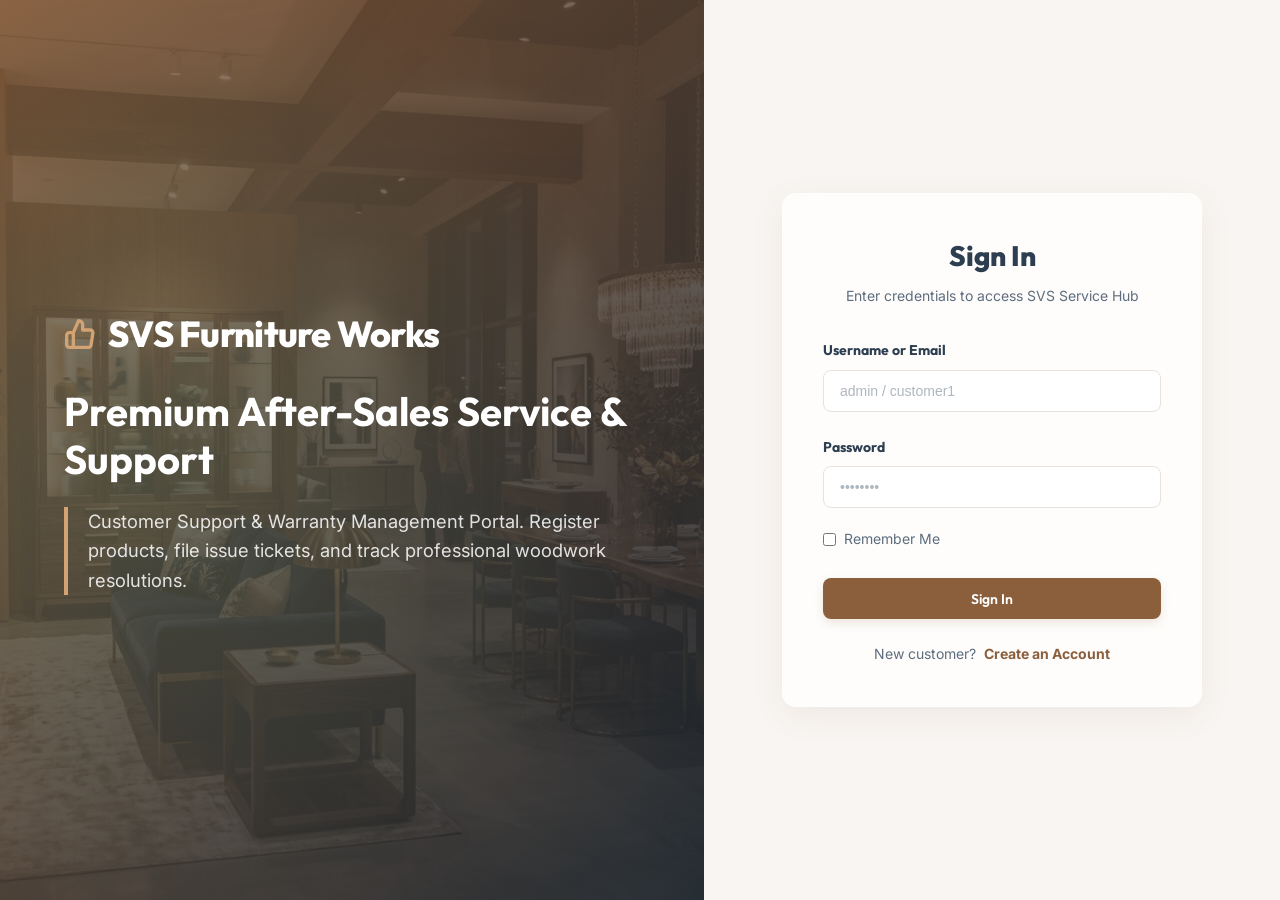
<file: frontend/index.html>
<!DOCTYPE html>
<html lang="en">
<head>
    <meta charset="UTF-8">
    <meta name="viewport" content="width=device-width, initial-scale=1.0">
    <title>SVS Furniture - Service Portal</title>
    <link rel="stylesheet" href="css/style.css">
    <link rel="stylesheet" href="css/components.css">
    <style>
        .split-container {
            display: flex;
            min-height: 100vh;
            width: 100vw;
            overflow: hidden;
            background-color: var(--background-light);
        }
        
        /* Left: Showroom Banner Side */
        .showroom-side {
            flex: 1.2;
            background: linear-gradient(135deg, rgba(139, 94, 60, 0.8) 0%, rgba(26, 37, 47, 0.9) 100%), url('assets/images/login_showroom.png');
            background-size: cover;
            background-position: center;
            display: flex;
            flex-direction: column;
            justify-content: center;
            padding: 4rem;
            color: white;
            position: relative;
        }

        .showroom-side::after {
            content: '';
            position: absolute;
            top: 0; left: 0; right: 0; bottom: 0;
            background: radial-gradient(circle at 20% 50%, rgba(42, 157, 143, 0.15) 0%, transparent 70%);
            pointer-events: none;
        }

        .showroom-content {
            position: relative;
            z-index: 2;
            max-width: 600px;
            animation: fadeInUp 0.8s cubic-bezier(0.16, 1, 0.3, 1) forwards;
        }

        .showroom-logo {
            display: flex;
            align-items: center;
            gap: 0.75rem;
            font-size: 2.25rem;
            font-family: var(--font-heading);
            font-weight: 800;
            color: white;
            margin-bottom: 1.5rem;
            letter-spacing: -0.02em;
        }

        .showroom-logo svg {
            color: var(--secondary-color);
        }

        .showroom-title {
            font-size: 2.5rem;
            font-family: var(--font-heading);
            font-weight: 700;
            line-height: 1.2;
            margin-bottom: 1.5rem;
            color: #FFFFFF;
        }

        .showroom-tagline {
            font-size: 1.15rem;
            color: rgba(255, 255, 255, 0.85);
            font-weight: 400;
            border-left: 4px solid var(--secondary-color);
            padding-left: 1.25rem;
        }

        /* Right: Login Form Side */
        .form-side {
            flex: 1;
            display: flex;
            align-items: center;
            justify-content: center;
            padding: 3rem;
            background-color: var(--background-light);
            position: relative;
        }

        .login-card {
            width: 100%;
            max-width: 420px;
            padding: 2.5rem;
            animation: fadeInUp 0.6s cubic-bezier(0.16, 1, 0.3, 1) 0.15s forwards;
            opacity: 0;
        }

        .login-header {
            margin-bottom: 2rem;
            text-align: center;
        }

        .login-header h2 {
            font-size: 1.75rem;
            color: var(--text-primary);
            font-weight: 800;
            margin-bottom: 0.35rem;
        }

        .login-header p {
            color: var(--text-secondary);
            font-size: 0.875rem;
        }

        #loginError {
            background-color: rgba(231, 76, 60, 0.08);
            border-left: 4px solid var(--danger-color);
            color: #c0392b;
            padding: 0.75rem 1rem;
            border-radius: var(--radius-sm);
            font-size: 0.875rem;
            font-weight: 500;
            margin-bottom: 1.5rem;
            display: none;
            animation: shake 0.3s ease-in-out;
        }

        @keyframes shake {
            0%, 100% { transform: translateX(0); }
            25% { transform: translateX(-4px); }
            75% { transform: translateX(4px); }
        }

        .remember-forgot {
            display: flex;
            justify-content: space-between;
            align-items: center;
            font-size: 0.875rem;
            margin-bottom: 1.75rem;
        }

        .checkbox-container {
            display: flex;
            align-items: center;
            gap: 0.5rem;
            cursor: pointer;
            user-select: none;
            color: var(--text-secondary);
        }

        .checkbox-container input {
            cursor: pointer;
            accent-color: var(--primary-color);
        }

        /* Responsive Layouts */
        @media (max-width: 992px) {
            .showroom-side {
                display: none;
            }
            .form-side {
                flex: 1;
                padding: 2rem;
            }
        }
    </style>
</head>
<body>
    <div class="split-container">
        <!-- Showroom Panel -->
        <div class="showroom-side">
            <div class="showroom-content">
                <div class="showroom-logo">
                    <svg width="32" height="32" viewBox="0 0 24 24" fill="none" stroke="currentColor" stroke-width="2.5" stroke-linecap="round" stroke-linejoin="round">
                        <path d="M14 9V5a3 3 0 0 0-3-3l-4 9v11h11.28a2 2 0 0 0 2-1.7l1.38-9a2 2 0 0 0-2-2.3zM7 22H4a2 2 0 0 1-2-2v-7a2 2 0 0 1 2-2h3"></path>
                    </svg>
                    <span>SVS Furniture Works</span>
                </div>
                <h1 class="showroom-title">Premium After-Sales Service & Support</h1>
                <div class="showroom-tagline">
                    Customer Support & Warranty Management Portal. Register products, file issue tickets, and track professional woodwork resolutions.
                </div>
            </div>
        </div>

        <!-- Login Form Panel -->
        <div class="form-side">
            <div class="card login-card">
                <div class="login-header">
                    <h2>Sign In</h2>
                    <p>Enter credentials to access SVS Service Hub</p>
                </div>
                
                <div id="loginError"></div>
                
                <form id="loginForm">
                    <div class="form-group">
                        <label class="form-label" for="username">Username or Email</label>
                        <input type="text" id="username" class="form-control" placeholder="admin / customer1" required>
                    </div>
                    
                    <div class="form-group" style="margin-bottom: 1.25rem;">
                        <label class="form-label" for="password">Password</label>
                        <input type="password" id="password" class="form-control" placeholder="••••••••" required>
                    </div>
                    
                    <div class="remember-forgot">
                        <label class="checkbox-container">
                            <input type="checkbox" id="remember">
                            <span>Remember Me</span>
                        </label>
                    </div>
                    
                    <button type="submit" class="btn btn-primary" style="width: 100%; margin-bottom: 1.5rem;">Sign In</button>
                    
                    <div style="text-align: center; font-size: 0.875rem;">
                        <span style="color: var(--text-secondary);">New customer?</span>
                        <a href="register.html" style="font-weight: 700; margin-left: 0.25rem;">Create an Account</a>
                    </div>
                </form>
            </div>
        </div>
    </div>

    <script src="js/api.js"></script>
    <script src="js/auth.js"></script>
    <script src="js/pages/login.js"></script>
</body>
</html>
</file>
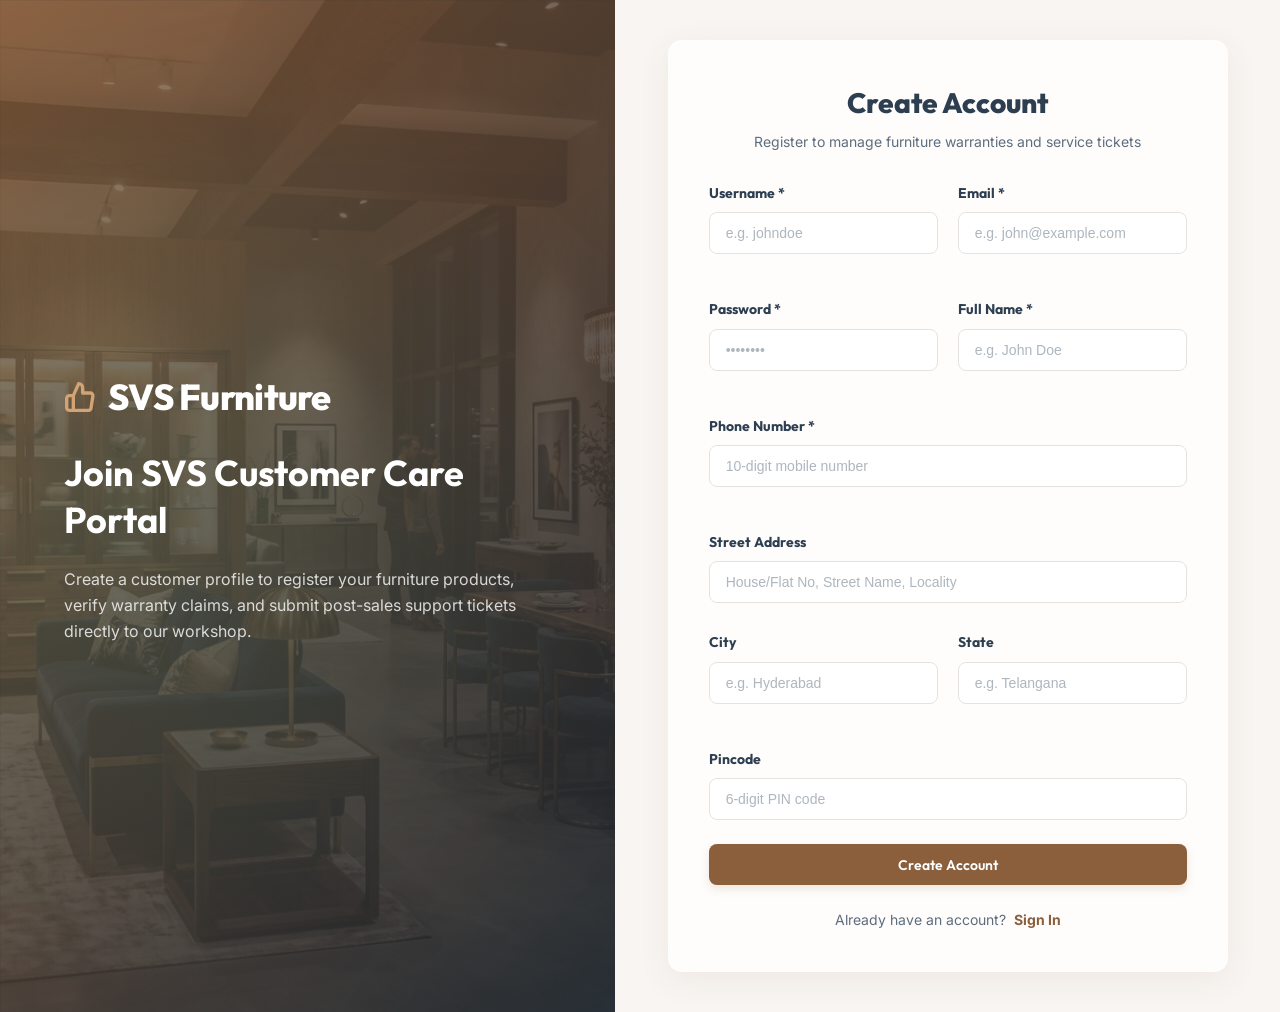
<file: frontend/register.html>
<!DOCTYPE html>
<html lang="en">
<head>
    <meta charset="UTF-8">
    <meta name="viewport" content="width=device-width, initial-scale=1.0">
    <title>SVS Furniture - Customer Registration</title>
    <link rel="stylesheet" href="css/style.css">
    <link rel="stylesheet" href="css/components.css">
    <style>
        .split-container {
            display: flex;
            min-height: 100vh;
            width: 100vw;
            overflow: hidden;
            background-color: var(--background-light);
        }
        
        /* Left: Showroom Banner Side */
        .showroom-side {
            flex: 1;
            background: linear-gradient(135deg, rgba(139, 94, 60, 0.8) 0%, rgba(26, 37, 47, 0.9) 100%), url('assets/images/login_showroom.png');
            background-size: cover;
            background-position: center;
            display: flex;
            flex-direction: column;
            justify-content: center;
            padding: 4rem;
            color: white;
            position: relative;
        }

        .showroom-side::after {
            content: '';
            position: absolute;
            top: 0; left: 0; right: 0; bottom: 0;
            background: radial-gradient(circle at 20% 50%, rgba(42, 157, 143, 0.15) 0%, transparent 70%);
            pointer-events: none;
        }

        .showroom-content {
            position: relative;
            z-index: 2;
            max-width: 500px;
            animation: fadeInUp 0.8s cubic-bezier(0.16, 1, 0.3, 1) forwards;
        }

        .showroom-logo {
            display: flex;
            align-items: center;
            gap: 0.75rem;
            font-size: 2.25rem;
            font-family: var(--font-heading);
            font-weight: 800;
            color: white;
            margin-bottom: 1.5rem;
            letter-spacing: -0.02em;
        }

        .showroom-logo svg {
            color: var(--secondary-color);
        }

        .showroom-title {
            font-size: 2.25rem;
            font-family: var(--font-heading);
            font-weight: 700;
            line-height: 1.3;
            margin-bottom: 1.5rem;
            color: #FFFFFF;
        }

        /* Right: Registration Form Side */
        .form-side {
            flex: 1.2;
            display: flex;
            align-items: center;
            justify-content: center;
            padding: 2.5rem;
            background-color: var(--background-light);
            overflow-y: auto;
        }

        .register-card {
            width: 100%;
            max-width: 560px;
            padding: 2.5rem;
            animation: fadeInUp 0.6s cubic-bezier(0.16, 1, 0.3, 1) 0.15s forwards;
            opacity: 0;
        }

        .register-header {
            margin-bottom: 1.75rem;
            text-align: center;
        }

        .register-header h2 {
            font-size: 1.75rem;
            color: var(--text-primary);
            font-weight: 800;
            margin-bottom: 0.35rem;
        }

        .register-header p {
            color: var(--text-secondary);
            font-size: 0.875rem;
        }

        #registerError {
            background-color: rgba(231, 76, 60, 0.08);
            border-left: 4px solid var(--danger-color);
            color: #c0392b;
            padding: 0.75rem 1rem;
            border-radius: var(--radius-sm);
            font-size: 0.875rem;
            font-weight: 500;
            margin-bottom: 1.5rem;
            display: none;
        }

        #registerSuccess {
            background-color: rgba(46, 204, 113, 0.08);
            border-left: 4px solid var(--status-completed);
            color: #27ae60;
            padding: 0.75rem 1rem;
            border-radius: var(--radius-sm);
            font-size: 0.875rem;
            font-weight: 500;
            margin-bottom: 1.5rem;
            display: none;
        }

        .form-grid {
            display: grid;
            grid-template-columns: 1fr 1fr;
            gap: 1.25rem;
        }

        .form-grid .full-width {
            grid-column: span 2;
        }

        /* Responsive Layouts */
        @media (max-width: 992px) {
            .showroom-side {
                display: none;
            }
            .form-side {
                flex: 1;
                padding: 1.5rem;
            }
        }

        @media (max-width: 576px) {
            .form-grid {
                grid-template-columns: 1fr;
            }
            .form-grid .full-width {
                grid-column: span 1;
            }
            .register-card {
                padding: 1.5rem;
            }
        }
    </style>
</head>
<body>
    <div class="split-container">
        <!-- Showroom Panel -->
        <div class="showroom-side">
            <div class="showroom-content">
                <div class="showroom-logo">
                    <svg width="32" height="32" viewBox="0 0 24 24" fill="none" stroke="currentColor" stroke-width="2.5" stroke-linecap="round" stroke-linejoin="round">
                        <path d="M14 9V5a3 3 0 0 0-3-3l-4 9v11h11.28a2 2 0 0 0 2-1.7l1.38-9a2 2 0 0 0-2-2.3zM7 22H4a2 2 0 0 1-2-2v-7a2 2 0 0 1 2-2h3"></path>
                    </svg>
                    <span>SVS Furniture</span>
                </div>
                <h1 class="showroom-title">Join SVS Customer Care Portal</h1>
                <p style="color: rgba(255, 255, 255, 0.8); font-size: 1rem; line-height: 1.6;">
                    Create a customer profile to register your furniture products, verify warranty claims, and submit post-sales support tickets directly to our workshop.
                </p>
            </div>
        </div>

        <!-- Registration Form Panel -->
        <div class="form-side">
            <div class="card register-card">
                <div class="register-header">
                    <h2>Create Account</h2>
                    <p>Register to manage furniture warranties and service tickets</p>
                </div>
                
                <div id="registerError"></div>
                <div id="registerSuccess"></div>
                
                <form id="registerForm">
                    <div class="form-grid">
                        <div class="form-group">
                            <label class="form-label" for="username">Username *</label>
                            <input type="text" id="username" class="form-control" placeholder="e.g. johndoe" required>
                        </div>
                        <div class="form-group">
                            <label class="form-label" for="email">Email *</label>
                            <input type="email" id="email" class="form-control" placeholder="e.g. john@example.com" required>
                        </div>
                        
                        <div class="form-group">
                            <label class="form-label" for="password">Password *</label>
                            <input type="password" id="password" class="form-control" placeholder="••••••••" required>
                        </div>
                        <div class="form-group">
                            <label class="form-label" for="fullName">Full Name *</label>
                            <input type="text" id="fullName" class="form-control" placeholder="e.g. John Doe" required>
                        </div>
                        
                        <div class="form-group full-width">
                            <label class="form-label" for="phone">Phone Number *</label>
                            <input type="text" id="phone" class="form-control" placeholder="10-digit mobile number" required>
                        </div>
                        
                        <div class="form-group full-width" style="margin-bottom: 0.5rem;">
                            <label class="form-label" for="address">Street Address</label>
                            <input type="text" id="address" class="form-control" placeholder="House/Flat No, Street Name, Locality">
                        </div>
                        
                        <div class="form-group">
                            <label class="form-label" for="city">City</label>
                            <input type="text" id="city" class="form-control" placeholder="e.g. Hyderabad">
                        </div>
                        <div class="form-group">
                            <label class="form-label" for="state">State</label>
                            <input type="text" id="state" class="form-control" placeholder="e.g. Telangana">
                        </div>
                        
                        <div class="form-group full-width" style="margin-bottom: 1.5rem;">
                            <label class="form-label" for="pincode">Pincode</label>
                            <input type="text" id="pincode" class="form-control" placeholder="6-digit PIN code">
                        </div>
                    </div>
                    
                    <button type="submit" class="btn btn-primary" style="width: 100%; margin-bottom: 1.5rem;">Create Account</button>
                    
                    <div style="text-align: center; font-size: 0.875rem;">
                        <span style="color: var(--text-secondary);">Already have an account?</span>
                        <a href="index.html" style="font-weight: 700; margin-left: 0.25rem;">Sign In</a>
                    </div>
                </form>
            </div>
        </div>
    </div>

    <script src="js/api.js"></script>
    <script src="js/auth.js"></script>
    <script src="js/pages/register.js"></script>
</body>
</html>
</file>
<file: frontend/css/style.css>
@import url('https://fonts.googleapis.com/css2?family=Inter:wght@300;400;500;600;700&family=Outfit:wght@400;500;600;700;800&display=swap');

:root {
    /* Premium Color Palette */
    --primary-color: #8B5E3C;       /* Luxury Wood Brown */
    --primary-hover: #724c2f;
    --secondary-color: #D4A373;     /* Light Wood Accent */
    --accent-color: #2A9D8F;        /* Premium Teal */
    --accent-hover: #228075;
    
    /* Semantic Status Colors */
    --status-new: #3b82f6;          /* Clean Blue */
    --status-assigned: #8b5cf6;     /* Purple */
    --status-inprogress: #2A9D8F;   /* Teal */
    --status-completed: #2ECC71;    /* Emerald Green */
    --status-rejected: #E74C3C;     /* Red */
    --status-under-review: #F39C12; /* Warm Gold */

    /* Typography & Sizing */
    --font-heading: 'Outfit', sans-serif;
    --font-body: 'Inter', sans-serif;

    /* Theme Layout Backgrounds */
    --background-light: #F8F5F2;    /* Warm beige luxury background */
    --card-bg: #FFFFFF;
    --text-primary: #2C3E50;        /* Deep Charcoal Slate */
    --text-secondary: #5D6D7E;      /* Muted Slate */
    --border-color: #E6E2DE;        /* Soft sand border */
    --topbar-bg: rgba(255, 255, 255, 0.85);
    --sidebar-bg-from: #2C3E50;
    --sidebar-bg-to: #1A252F;

    /* Shadows & Glassmorphism */
    --shadow-sm: 0 2px 4px rgba(139, 94, 60, 0.05);
    --shadow-md: 0 10px 20px -5px rgba(139, 94, 60, 0.08), 0 4px 6px -2px rgba(139, 94, 60, 0.04);
    --shadow-lg: 0 20px 25px -5px rgba(139, 94, 60, 0.12), 0 10px 10px -5px rgba(139, 94, 60, 0.06);
    --glass-bg: rgba(255, 255, 255, 0.75);
    --glass-border: rgba(255, 255, 255, 0.4);
    --glass-shadow: 0 8px 32px 0 rgba(139, 94, 60, 0.08);

    /* Radius & Transitions */
    --radius-sm: 0.5rem;            /* 8px */
    --radius-md: 0.875rem;          /* 14px */
    --radius-lg: 1.25rem;           /* 20px */
    
    --transition-fast: 150ms cubic-bezier(0.4, 0, 0.2, 1);
    --transition-normal: 250ms cubic-bezier(0.4, 0, 0.2, 1);
    --transition-slow: 400ms cubic-bezier(0.4, 0, 0.2, 1);
}

body.dark-theme {
    --background-light: #140E0A;    /* Luxury Walnut Black */
    --card-bg: #221710;             /* Walnut Carbon Brown */
    --text-primary: #F5EBE6;        /* Light Sand/Ivory Text */
    --text-secondary: #CBBDB6;      /* Muted Wood Text */
    --border-color: #38281E;        /* Warm Dark Outline */
    --glass-bg: rgba(34, 23, 16, 0.8);
    --glass-border: rgba(255, 255, 255, 0.05);
    --topbar-bg: rgba(34, 23, 16, 0.85);
    --sidebar-bg-from: #1D130C;     /* Dark walnut sidebar start */
    --sidebar-bg-to: #110B07;       /* Darkest walnut root end */
    --shadow-sm: 0 2px 4px rgba(0, 0, 0, 0.25);
    --shadow-md: 0 10px 20px -5px rgba(0, 0, 0, 0.45);
    --shadow-lg: 0 20px 25px -5px rgba(0, 0, 0, 0.55);
}

/* Reset & Base Styles */
* {
    margin: 0;
    padding: 0;
    box-sizing: border-box;
}

body {
    background-color: var(--background-light);
    color: var(--text-primary);
    font-family: var(--font-body);
    line-height: 1.6;
    -webkit-font-smoothing: antialiased;
    overflow-x: hidden;
}

h1, h2, h3, h4, h5, h6 {
    font-family: var(--font-heading);
    color: var(--text-primary);
    font-weight: 600;
}

a {
    color: var(--primary-color);
    text-decoration: none;
    font-weight: 500;
    transition: color var(--transition-fast);
}

a:hover {
    color: var(--primary-hover);
}

/* Global Custom Scrollbar */
::-webkit-scrollbar {
    width: 8px;
    height: 8px;
}
::-webkit-scrollbar-track {
    background: var(--background-light);
}
::-webkit-scrollbar-thumb {
    background: var(--secondary-color);
    border-radius: var(--radius-sm);
}
::-webkit-scrollbar-thumb:hover {
    background: var(--primary-color);
}

/* Layout Framework */
.app-container {
    display: flex;
    height: 100vh;
    overflow: hidden;
    background-color: var(--background-light);
}

/* Collapsible Premium Sidebar */
.sidebar {
    width: 280px;
    background: linear-gradient(180deg, var(--sidebar-bg-from) 0%, var(--sidebar-bg-to) 100%);
    color: #ECF0F1;
    display: flex;
    flex-direction: column;
    box-shadow: var(--shadow-lg);
    z-index: 10;
    position: relative;
    transition: width var(--transition-normal);
}

.sidebar-header {
    padding: 1.75rem 1.5rem;
    font-family: var(--font-heading);
    font-size: 1.35rem;
    font-weight: 800;
    letter-spacing: -0.02em;
    border-bottom: 1px solid rgba(255, 255, 255, 0.05);
    display: flex;
    align-items: center;
    gap: 0.75rem;
}

.sidebar-header svg {
    color: var(--secondary-color);
    flex-shrink: 0;
}

.sidebar-nav {
    flex: 1;
    padding: 1.5rem 0.75rem;
    overflow-y: auto;
}

.nav-item {
    display: flex;
    align-items: center;
    padding: 0.85rem 1.25rem;
    color: rgba(236, 240, 241, 0.75);
    border-radius: var(--radius-sm);
    margin-bottom: 0.35rem;
    transition: all var(--transition-fast);
    gap: 0.85rem;
    cursor: pointer;
    font-weight: 500;
}

.nav-item svg {
    width: 20px;
    height: 20px;
    stroke-width: 2;
    transition: transform var(--transition-fast);
}

.nav-item:hover {
    background-color: rgba(255, 255, 255, 0.05);
    color: white;
}

.nav-item:hover svg {
    transform: translateX(2px);
}

.nav-item.active {
    background: linear-gradient(90deg, var(--primary-color) 0%, var(--secondary-color) 100%);
    color: white;
    box-shadow: 0 4px 12px rgba(139, 94, 60, 0.2);
}

.nav-item.active svg {
    color: white;
}

/* Sidebar Footer Profile Badge */
.sidebar-footer {
    padding: 1.25rem 1.5rem;
    border-top: 1px solid rgba(255, 255, 255, 0.05);
    display: flex;
    align-items: center;
    gap: 0.75rem;
    background: rgba(0, 0, 0, 0.15);
}

.sidebar-footer .avatar {
    width: 38px;
    height: 38px;
    border-radius: 50%;
    background-color: var(--secondary-color);
    display: flex;
    align-items: center;
    justify-content: center;
    color: #2C3E50;
    font-weight: 700;
    font-family: var(--font-heading);
    border: 2px solid white;
}

.sidebar-footer .user-details {
    display: flex;
    flex-direction: column;
    overflow: hidden;
}

.sidebar-footer .username {
    font-weight: 600;
    font-size: 0.9rem;
    white-space: nowrap;
    overflow: hidden;
    text-overflow: ellipsis;
}

.sidebar-footer .role {
    font-size: 0.75rem;
    color: var(--secondary-color);
    font-weight: 500;
}

/* Main Content Layout */
.main-content {
    flex: 1;
    display: flex;
    flex-direction: column;
    overflow: hidden;
    background-color: var(--background-light);
}

.topbar {
    height: 70px;
    background-color: var(--topbar-bg);
    backdrop-filter: blur(8px);
    border-bottom: 1px solid var(--border-color);
    display: flex;
    align-items: center;
    justify-content: space-between;
    padding: 0 2.5rem;
    z-index: 5;
}

.page-content {
    flex: 1;
    padding: 2.5rem;
    overflow-y: auto;
}

/* Shared Utilities */
.text-muted { color: var(--text-secondary); }
.d-flex { display: flex; }
.align-items-center { align-items: center; }
.justify-content-between { justify-content: space-between; }
.flex-wrap { flex-wrap: wrap; }
.gap-1 { gap: 0.25rem; }
.gap-2 { gap: 0.5rem; }
.gap-3 { gap: 1rem; }
.gap-4 { gap: 1.5rem; }
.mb-1 { margin-bottom: 0.25rem; }
.mb-2 { margin-bottom: 0.5rem; }
.mb-3 { margin-bottom: 1rem; }
.mb-4 { margin-bottom: 1.5rem; }
.mb-5 { margin-bottom: 2rem; }
.mt-3 { margin-top: 1rem; }
.mt-4 { margin-top: 1.5rem; }
.w-100 { width: 100%; }

/* Page Entry Animations */
@keyframes fadeInUp {
    from {
        opacity: 0;
        transform: translateY(15px);
    }
    to {
        opacity: 1;
        transform: translateY(0);
    }
}

.animate-fade-in {
    animation: fadeInUp 0.45s cubic-bezier(0.16, 1, 0.3, 1) forwards;
}

/* Responsive Overrides */
@media (max-width: 1024px) {
    .sidebar {
        width: 80px;
    }
    .sidebar .sidebar-header span,
    .sidebar .nav-item span,
    .sidebar-footer .user-details {
        display: none;
    }
    .sidebar-header {
        justify-content: center;
        padding: 1.5rem 0;
    }
    .nav-item {
        justify-content: center;
        padding: 0.85rem 0;
        margin: 0.35rem 0.5rem;
    }
    .sidebar-footer {
        justify-content: center;
        padding: 1rem 0;
    }
}

@media (max-width: 768px) {
    .app-container {
        flex-direction: column;
    }
    .sidebar {
        width: 100%;
        height: auto;
        flex-direction: row;
        justify-content: space-between;
        align-items: center;
    }
    .sidebar-header {
        padding: 1rem;
        border-bottom: none;
    }
    .sidebar-nav {
        display: flex;
        padding: 0.5rem;
        overflow-x: auto;
        overflow-y: hidden;
    }
    .nav-item {
        margin: 0 0.25rem;
        padding: 0.5rem 0.75rem;
        white-space: nowrap;
    }
    .sidebar-footer {
        display: none;
    }
    .topbar {
        padding: 0 1rem;
        height: 60px;
    }
    .page-content {
        padding: 1.5rem 1rem;
    }
}

/* Premium Topbar Actions & Dark Mode Helpers */
.topbar-center {
    flex: 1;
    display: flex;
    justify-content: center;
    padding: 0 1.5rem;
}

.search-container {
    position: relative;
    width: 320px;
    max-width: 100%;
}

.search-container input {
    width: 100%;
    padding: 0.55rem 1rem 0.55rem 2.5rem;
    border-radius: 12px;
    border: 1px solid var(--border-color);
    background-color: var(--background-light);
    color: var(--text-primary);
    font-size: 0.85rem;
    outline: none;
    transition: all var(--transition-fast);
    font-family: var(--font-body);
}

.search-container input:focus {
    border-color: var(--primary-color);
    background-color: var(--card-bg);
    box-shadow: 0 0 0 3px rgba(139, 94, 60, 0.15);
}

.search-container svg {
    position: absolute;
    left: 0.85rem;
    top: 50%;
    transform: translateY(-50%);
    color: var(--text-secondary);
    width: 16px;
    height: 16px;
    pointer-events: none;
}

.topbar-right {
    display: flex;
    align-items: center;
    gap: 0.75rem;
}

.theme-toggle-btn, .notification-btn {
    width: 40px;
    height: 40px;
    border-radius: 10px;
    border: 1px solid var(--border-color);
    background-color: var(--card-bg);
    color: var(--text-primary);
    display: flex;
    align-items: center;
    justify-content: center;
    cursor: pointer;
    position: relative;
    transition: all var(--transition-fast);
    padding: 0;
}

.theme-toggle-btn:hover, .notification-btn:hover {
    border-color: var(--primary-color);
    color: var(--primary-color);
    transform: translateY(-1px);
    box-shadow: var(--shadow-sm);
}

.theme-toggle-btn svg, .notification-btn svg {
    width: 20px;
    height: 20px;
    stroke-width: 2;
    fill: none;
    stroke: currentColor;
}

.theme-toggle-btn .sun-icon {
    display: none;
}

body.dark-theme .theme-toggle-btn .sun-icon {
    display: block;
}

body.dark-theme .theme-toggle-btn .moon-icon {
    display: none;
}

.badge-dot {
    position: absolute;
    top: 9px;
    right: 9px;
    width: 8px;
    height: 8px;
    background-color: var(--status-rejected);
    border-radius: 50%;
    border: 1.5px solid var(--card-bg);
}

.notification-bell-container {
    position: relative;
}

.notification-dropdown {
    position: absolute;
    top: calc(100% + 10px);
    right: 0;
    width: 320px;
    background-color: var(--card-bg);
    border: 1px solid var(--border-color);
    border-radius: 14px;
    box-shadow: var(--shadow-lg);
    display: none;
    z-index: 100;
    overflow: hidden;
    animation: fadeInUp 0.2s cubic-bezier(0.16, 1, 0.3, 1) forwards;
}

.notification-dropdown.show {
    display: block;
}

.notification-dropdown-header {
    padding: 0.75rem 1rem;
    border-bottom: 1px solid var(--border-color);
    font-weight: 600;
    font-size: 0.85rem;
    display: flex;
    justify-content: space-between;
    align-items: center;
    background-color: rgba(139, 94, 60, 0.05);
    color: var(--text-primary);
}

.notification-dropdown-header span {
    font-family: var(--font-heading);
}

.notification-dropdown-body {
    max-height: 280px;
    overflow-y: auto;
}

.notification-dropdown-item {
    padding: 0.85rem 1rem;
    border-bottom: 1px solid var(--border-color);
    font-size: 0.8rem;
    color: var(--text-primary);
    transition: background-color var(--transition-fast);
    cursor: pointer;
    line-height: 1.4;
    text-align: left;
}

.notification-dropdown-item:hover {
    background-color: rgba(139, 94, 60, 0.04);
}

.notification-dropdown-item.unread {
    background-color: rgba(42, 157, 143, 0.04);
    border-left: 3px solid var(--accent-color);
}

.notification-dropdown-item .notif-time {
    font-size: 0.7rem;
    color: var(--text-secondary);
    margin-top: 0.25rem;
    display: block;
}

.notification-dropdown-footer {
    padding: 0.6rem;
    text-align: center;
    border-top: 1px solid var(--border-color);
    font-size: 0.75rem;
    background-color: rgba(139, 94, 60, 0.02);
}

.notification-dropdown-footer a {
    font-weight: 600;
    color: var(--primary-color);
}

/* Global Dark Mode Helper Overrides */
body.dark-theme input, 
body.dark-theme select, 
body.dark-theme textarea {
    background-color: var(--card-bg);
    color: var(--text-primary);
    border-color: var(--border-color);
}

body.dark-theme input::placeholder {
    color: #8C7B73;
}

body.dark-theme .table tr:nth-child(even) {
    background-color: rgba(255, 255, 255, 0.01);
}

body.dark-theme .table th {
    background-color: rgba(0, 0, 0, 0.25);
    color: var(--text-primary);
    border-bottom-color: var(--border-color);
}

body.dark-theme .table td {
    border-bottom-color: var(--border-color);
    color: var(--text-secondary);
}

body.dark-theme .table tr:hover td {
    background-color: rgba(255, 255, 255, 0.02);
}

body.dark-theme .card {
    background-color: var(--card-bg);
    border-color: var(--border-color);
}

body.dark-theme .hero-banner {
    background: linear-gradient(135deg, #2E1F16 0%, #170E09 100%);
    border-color: var(--border-color);
}
</file>
<file: frontend/css/components.css>
/* Buttons */
.btn {
    display: inline-flex;
    align-items: center;
    justify-content: center;
    padding: 0.65rem 1.25rem;
    border-radius: var(--radius-sm);
    font-family: var(--font-heading);
    font-weight: 600;
    font-size: 0.875rem;
    cursor: pointer;
    border: 1px solid transparent;
    transition: all var(--transition-fast);
    gap: 0.5rem;
}

.btn svg {
    width: 16px;
    height: 16px;
}

.btn-primary {
    background-color: var(--primary-color);
    color: white;
    box-shadow: 0 4px 10px rgba(139, 94, 60, 0.15);
}

.btn-primary:hover {
    background-color: var(--primary-hover);
    transform: translateY(-1px);
    box-shadow: 0 6px 14px rgba(139, 94, 60, 0.25);
}

.btn-secondary {
    background-color: white;
    color: var(--text-primary);
    border-color: var(--border-color);
    box-shadow: var(--shadow-sm);
}

.btn-secondary:hover {
    background-color: var(--background-light);
    border-color: var(--secondary-color);
}

.btn-accent {
    background-color: var(--accent-color);
    color: white;
    box-shadow: 0 4px 10px rgba(42, 157, 143, 0.15);
}

.btn-accent:hover {
    background-color: var(--accent-hover);
    transform: translateY(-1px);
    box-shadow: 0 6px 14px rgba(42, 157, 143, 0.25);
}

.btn-danger {
    background-color: var(--status-rejected);
    color: white;
    box-shadow: 0 4px 10px rgba(231, 76, 60, 0.15);
}

.btn-danger:hover {
    background-color: #c0392b;
    transform: translateY(-1px);
}

.btn-sm {
    padding: 0.35rem 0.75rem;
    font-size: 0.75rem;
}

.btn:active {
    transform: translateY(0);
}

/* Glassmorphism Cards */
.card {
    background: var(--glass-bg);
    backdrop-filter: blur(12px) saturate(180%);
    -webkit-backdrop-filter: blur(12px) saturate(180%);
    border: 1px solid var(--glass-border);
    border-radius: var(--radius-md);
    box-shadow: var(--glass-shadow);
    overflow: hidden;
    transition: transform var(--transition-fast), box-shadow var(--transition-fast);
}

.card:hover {
    box-shadow: var(--shadow-lg);
}

.card-header {
    padding: 1.5rem 2rem;
    border-bottom: 1px solid var(--border-color);
    display: flex;
    justify-content: space-between;
    align-items: center;
    background: rgba(255, 255, 255, 0.3);
}

.card-header h2 {
    font-size: 1.25rem;
    font-weight: 700;
}

.card-body {
    padding: 2rem;
}

/* Dashboard Hero Banner Widget */
.hero-banner {
    background: linear-gradient(135deg, rgba(139, 94, 60, 0.9) 0%, rgba(26, 37, 47, 0.95) 100%), url('/assets/images/dashboard_hero.png');
    background-size: cover;
    background-position: center;
    border-radius: var(--radius-md);
    padding: 2.5rem 3rem;
    color: white;
    margin-bottom: 2.5rem;
    box-shadow: var(--shadow-md);
    position: relative;
    overflow: hidden;
    display: flex;
    justify-content: space-between;
    align-items: center;
}

.hero-banner::after {
    content: '';
    position: absolute;
    top: 0; right: 0; bottom: 0; left: 0;
    background: linear-gradient(90deg, rgba(139, 94, 60, 0.1) 0%, rgba(42, 157, 143, 0.1) 100%);
    pointer-events: none;
}

.hero-banner h1 {
    font-size: 2.25rem;
    color: white;
    font-weight: 800;
    margin-bottom: 0.5rem;
    letter-spacing: -0.02em;
}

.hero-banner p {
    font-size: 1rem;
    color: rgba(255, 255, 255, 0.85);
    max-width: 600px;
}

/* Metrics Dashboard Cards Grid */
.metric-grid {
    display: grid;
    grid-template-columns: repeat(auto-fit, minmax(220px, 1fr));
    gap: 1.5rem;
    margin-bottom: 2.5rem;
}

.metric-card {
    background: var(--glass-bg);
    backdrop-filter: blur(12px);
    border: 1px solid var(--glass-border);
    padding: 1.5rem 1.75rem;
    border-radius: var(--radius-md);
    box-shadow: var(--glass-shadow);
    border-left: 5px solid var(--primary-color);
    transition: transform var(--transition-fast), box-shadow var(--transition-fast);
    position: relative;
    overflow: hidden;
}

.metric-card:hover {
    transform: translateY(-3px);
    box-shadow: var(--shadow-lg);
}

.metric-card::before {
    content: '';
    position: absolute;
    top: -50%; right: -20%;
    width: 120px; height: 120px;
    border-radius: 50%;
    background: rgba(139, 94, 60, 0.03);
    pointer-events: none;
}

.metric-card-header {
    display: flex;
    justify-content: space-between;
    align-items: center;
}

.metric-title {
    font-size: 0.875rem;
    font-weight: 600;
    color: var(--text-secondary);
    text-transform: uppercase;
    letter-spacing: 0.05em;
}

.metric-icon-box {
    width: 40px;
    height: 40px;
    border-radius: var(--radius-sm);
    display: flex;
    align-items: center;
    justify-content: center;
    background-color: rgba(139, 94, 60, 0.08);
    color: var(--primary-color);
}

.metric-value {
    font-family: var(--font-heading);
    font-size: 2.25rem;
    font-weight: 800;
    color: var(--text-primary);
    margin-top: 0.75rem;
    line-height: 1;
}

.metric-trend {
    margin-top: 0.5rem;
    font-size: 0.75rem;
    display: flex;
    align-items: center;
    gap: 0.25rem;
    font-weight: 600;
}

.metric-trend.up { color: var(--status-completed); }
.metric-trend.down { color: var(--status-rejected); }

/* Premium Furniture Products Grid */
.product-grid {
    display: grid;
    grid-template-columns: repeat(auto-fill, minmax(280px, 1fr));
    gap: 2rem;
    margin-top: 1.5rem;
}

.product-card {
    border-radius: var(--radius-md);
    background: var(--card-bg);
    box-shadow: var(--shadow-sm);
    border: 1px solid var(--border-color);
    overflow: hidden;
    transition: all var(--transition-normal);
    display: flex;
    flex-direction: column;
}

.product-card:hover {
    transform: translateY(-5px);
    box-shadow: var(--shadow-lg);
    border-color: var(--secondary-color);
}

.product-image-wrap {
    height: 200px;
    background-color: #EFEBE9;
    position: relative;
    overflow: hidden;
}

.product-image-wrap img {
    width: 100%;
    height: 100%;
    object-fit: cover;
    transition: transform var(--transition-slow);
}

.product-card:hover .product-image-wrap img {
    transform: scale(1.08);
}

.product-status-tag {
    position: absolute;
    top: 1rem; right: 1rem;
    padding: 0.35rem 0.75rem;
    border-radius: 9999px;
    font-size: 0.75rem;
    font-weight: 700;
    text-transform: uppercase;
    box-shadow: var(--shadow-sm);
}

.product-details {
    padding: 1.5rem;
    flex: 1;
    display: flex;
    flex-direction: column;
    justify-content: space-between;
}

.product-category {
    font-size: 0.75rem;
    color: var(--text-secondary);
    text-transform: uppercase;
    font-weight: 700;
    letter-spacing: 0.05em;
    margin-bottom: 0.25rem;
}

.product-title {
    font-size: 1.15rem;
    font-weight: 700;
    color: var(--text-primary);
    margin-bottom: 0.75rem;
}

.product-meta-row {
    font-size: 0.85rem;
    display: flex;
    justify-content: space-between;
    margin-bottom: 0.5rem;
    color: var(--text-secondary);
}

.product-meta-val {
    font-weight: 600;
    color: var(--text-primary);
}

/* Ticket timeline visual tracker */
.timeline {
    position: relative;
    padding-left: 2rem;
    border-left: 3px solid var(--border-color);
    margin: 1.5rem 0 1.5rem 1rem;
}

.timeline-item {
    position: relative;
    margin-bottom: 2rem;
}

.timeline-item:last-child {
    margin-bottom: 0;
}

.timeline-badge {
    position: absolute;
    left: -2.75rem;
    top: 0.25rem;
    width: 24px;
    height: 24px;
    border-radius: 50%;
    background-color: var(--border-color);
    border: 4px solid var(--background-light);
    z-index: 2;
}

.timeline-item.active .timeline-badge {
    background-color: var(--accent-color);
    box-shadow: 0 0 0 4px rgba(42, 157, 143, 0.2);
}

.timeline-item.completed .timeline-badge {
    background-color: var(--status-completed);
}

.timeline-content {
    background: white;
    padding: 1.25rem 1.5rem;
    border-radius: var(--radius-sm);
    box-shadow: var(--shadow-sm);
    border: 1px solid var(--border-color);
}

.timeline-header {
    display: flex;
    justify-content: space-between;
    align-items: center;
    margin-bottom: 0.5rem;
}

.timeline-title {
    font-weight: 700;
    font-size: 0.95rem;
}

.timeline-time {
    font-size: 0.75rem;
    color: var(--text-secondary);
}

/* Drag-and-drop Image Upload Zone */
.upload-dropzone {
    border: 2px dashed var(--secondary-color);
    border-radius: var(--radius-sm);
    padding: 2.5rem;
    text-align: center;
    cursor: pointer;
    background-color: rgba(212, 163, 115, 0.03);
    transition: all var(--transition-fast);
}

.upload-dropzone:hover, .upload-dropzone.dragover {
    border-color: var(--primary-color);
    background-color: rgba(139, 94, 60, 0.05);
}

.upload-icon {
    font-size: 2.5rem;
    color: var(--secondary-color);
    margin-bottom: 0.75rem;
}

.upload-text {
    font-weight: 600;
    color: var(--text-primary);
    margin-bottom: 0.25rem;
}

.upload-subtext {
    font-size: 0.75rem;
    color: var(--text-secondary);
}

.upload-preview {
    margin-top: 1rem;
    display: flex;
    align-items: center;
    gap: 1rem;
    background-color: white;
    padding: 0.75rem;
    border-radius: var(--radius-sm);
    border: 1px solid var(--border-color);
}

.upload-preview img {
    width: 60px;
    height: 60px;
    object-fit: cover;
    border-radius: var(--radius-sm);
}

/* Data Tables */
.table-container {
    overflow-x: auto;
    border-radius: var(--radius-md);
    border: 1px solid var(--border-color);
    background: white;
}

.table {
    width: 100%;
    border-collapse: collapse;
    text-align: left;
}

.table th, .table td {
    padding: 1.15rem 1.5rem;
    font-size: 0.875rem;
}

.table th {
    background-color: #FAF8F6;
    font-family: var(--font-heading);
    font-weight: 700;
    color: var(--text-primary);
    text-transform: uppercase;
    font-size: 0.75rem;
    letter-spacing: 0.05em;
    border-bottom: 2px solid var(--border-color);
}

.table td {
    border-bottom: 1px solid var(--border-color);
    color: var(--text-primary);
}

.table tbody tr {
    transition: background-color var(--transition-fast);
}

.table tbody tr:hover {
    background-color: rgba(212, 163, 115, 0.04);
}

.table tbody tr:last-child td {
    border-bottom: none;
}

/* Badges */
.badge {
    padding: 0.35rem 0.85rem;
    border-radius: 9999px;
    font-size: 0.725rem;
    font-weight: 700;
    text-transform: uppercase;
    letter-spacing: 0.03em;
    display: inline-flex;
    align-items: center;
}

.badge-new { background-color: rgba(59, 130, 246, 0.12); color: #1e40af; }
.badge-assigned { background-color: rgba(139, 92, 246, 0.12); color: #5b21b6; }
.badge-inprogress { background-color: rgba(42, 157, 143, 0.12); color: var(--accent-hover); }
.badge-completed { background-color: rgba(46, 204, 113, 0.12); color: #27ae60; }
.badge-rejected { background-color: rgba(231, 76, 60, 0.12); color: #c0392b; }
.badge-underreview { background-color: rgba(243, 156, 18, 0.12); color: #d35400; }

/* Forms */
.form-group {
    margin-bottom: 1.5rem;
}

.form-label {
    display: block;
    font-size: 0.875rem;
    font-family: var(--font-heading);
    font-weight: 700;
    margin-bottom: 0.5rem;
    color: var(--text-primary);
}

.form-control {
    width: 100%;
    padding: 0.75rem 1rem;
    font-size: 0.875rem;
    border: 1px solid var(--border-color);
    border-radius: var(--radius-sm);
    background-color: white;
    color: var(--text-primary);
    transition: all var(--transition-fast);
}

.form-control:focus {
    outline: none;
    border-color: var(--primary-color);
    box-shadow: 0 0 0 3px rgba(139, 94, 60, 0.1);
}

.form-control::placeholder {
    color: rgba(93, 109, 126, 0.5);
}

/* Custom Select Dropdowns */
select.form-control {
    appearance: none;
    background-image: url("data:image/svg+xml;charset=UTF-8,%3Csvg xmlns='http://www.w3.org/2000/svg' viewBox='0 0 24 24' fill='none' stroke='%232C3E50' stroke-width='2' stroke-linecap='round' stroke-linejoin='round'%3E%3Cpolyline points='6 9 12 15 18 9'%3E%3C/polyline%3E%3C/svg%3E");
    background-repeat: no-repeat;
    background-position: right 1rem center;
    background-size: 1em;
    padding-right: 2.5rem;
}

/* Modals */
.modal-backdrop {
    position: fixed;
    top: 0; left: 0; right: 0; bottom: 0;
    background-color: rgba(26, 37, 47, 0.6);
    backdrop-filter: blur(4px);
    display: flex;
    align-items: center;
    justify-content: center;
    z-index: 50;
    opacity: 0;
    pointer-events: none;
    transition: opacity var(--transition-fast);
}

.modal-backdrop.show {
    opacity: 1;
    pointer-events: auto;
}

.modal {
    background-color: var(--card-bg);
    border-radius: var(--radius-md);
    width: 100%;
    max-width: 600px;
    box-shadow: var(--shadow-lg);
    border: 1px solid var(--border-color);
    transform: translateY(-20px);
    transition: transform var(--transition-fast);
    overflow: hidden;
}

.modal-backdrop.show .modal {
    transform: translateY(0);
}

/* Empty States Card Illustration */
.empty-state {
    padding: 4rem 2rem;
    text-align: center;
    background: var(--glass-bg);
    border-radius: var(--radius-md);
    border: 1px solid var(--border-color);
    box-shadow: var(--glass-shadow);
}

.empty-state-img {
    width: 140px;
    height: 140px;
    margin: 0 auto 1.5rem;
    background-image: url('/assets/images/empty_state_chair.png');
    background-size: contain;
    background-repeat: no-repeat;
    background-position: center;
    opacity: 0.85;
}

.empty-state h3 {
    font-size: 1.25rem;
    font-weight: 700;
    margin-bottom: 0.5rem;
}

.empty-state p {
    color: var(--text-secondary);
    font-size: 0.9rem;
    margin-bottom: 1.5rem;
    max-width: 300px;
    margin-left: auto;
    margin-right: auto;
}

/* Toast Notifications */
.toast-container {
    position: fixed;
    bottom: 2rem;
    right: 2rem;
    z-index: 100;
    display: flex;
    flex-direction: column;
    gap: 0.75rem;
}

.toast {
    background-color: #2C3E50;
    color: white;
    box-shadow: var(--shadow-lg);
    padding: 1.15rem 1.75rem;
    border-radius: var(--radius-sm);
    transform: translateX(120%);
    transition: transform var(--transition-normal);
    font-weight: 500;
    font-size: 0.9rem;
    border-left: 5px solid var(--primary-color);
    display: flex;
    align-items: center;
    gap: 0.75rem;
}

.toast.show {
    transform: translateX(0);
}

.toast-success { border-left-color: var(--status-completed); }
.toast-error { border-left-color: var(--status-rejected); }

/* Skeleton Loader Animation */
@keyframes skeleton-pulse {
    0% { background-color: rgba(212, 163, 115, 0.08); }
    50% { background-color: rgba(212, 163, 115, 0.18); }
    100% { background-color: rgba(212, 163, 115, 0.08); }
}

.skeleton-text {
    height: 12px;
    border-radius: 4px;
    animation: skeleton-pulse 1.5s infinite ease-in-out;
    margin-bottom: 8px;
}

.skeleton-text.short { width: 40%; }
.skeleton-text.medium { width: 70%; }
.skeleton-text.long { width: 95%; }

.skeleton-circle {
    width: 48px;
    height: 48px;
    border-radius: 50%;
    animation: skeleton-pulse 1.5s infinite ease-in-out;
}

/* Sidebar footer profile card styles */
.sidebar-footer {
    padding: 1.25rem !important;
    border-top: 1px solid rgba(255, 255, 255, 0.05);
    background: rgba(0, 0, 0, 0.2) !important;
    display: flex;
    flex-direction: column !important;
    align-items: stretch !important;
    gap: 1rem !important;
}

.profile-card {
    display: flex;
    flex-direction: column;
    gap: 0.85rem;
    width: 100%;
}

.profile-user {
    display: flex;
    align-items: center;
    gap: 0.75rem;
}

.profile-actions {
    display: flex;
    align-items: center;
    gap: 0.5rem;
    width: 100%;
}

.profile-actions .action-btn {
    flex: 1;
    display: inline-flex;
    align-items: center;
    justify-content: center;
    padding: 0.5rem;
    border-radius: 8px;
    border: 1px solid rgba(255, 255, 255, 0.1);
    background-color: rgba(255, 255, 255, 0.05);
    color: rgba(236, 240, 241, 0.85);
    cursor: pointer;
    font-size: 0.9rem;
    transition: all var(--transition-fast);
}

.profile-actions .action-btn:hover {
    background-color: rgba(255, 255, 255, 0.1);
    color: white;
    border-color: rgba(255, 255, 255, 0.2);
}

.profile-actions .btn-logout-red {
    flex: 2;
    background-color: var(--status-rejected);
    color: white;
    border: none;
    border-radius: 12px;
    padding: 0.5rem 1rem;
    font-family: var(--font-heading);
    font-weight: 600;
    font-size: 0.825rem;
    cursor: pointer;
    display: inline-flex;
    align-items: center;
    justify-content: center;
    gap: 0.35rem;
    transition: all var(--transition-fast);
    text-decoration: none;
}

.profile-actions .btn-logout-red:hover {
    background-color: #c0392b;
    transform: scale(1.03);
}

.profile-actions .btn-logout-red svg {
    width: 14px;
    height: 14px;
    stroke: currentColor;
    stroke-width: 2.5;
    fill: none;
}
</file>
